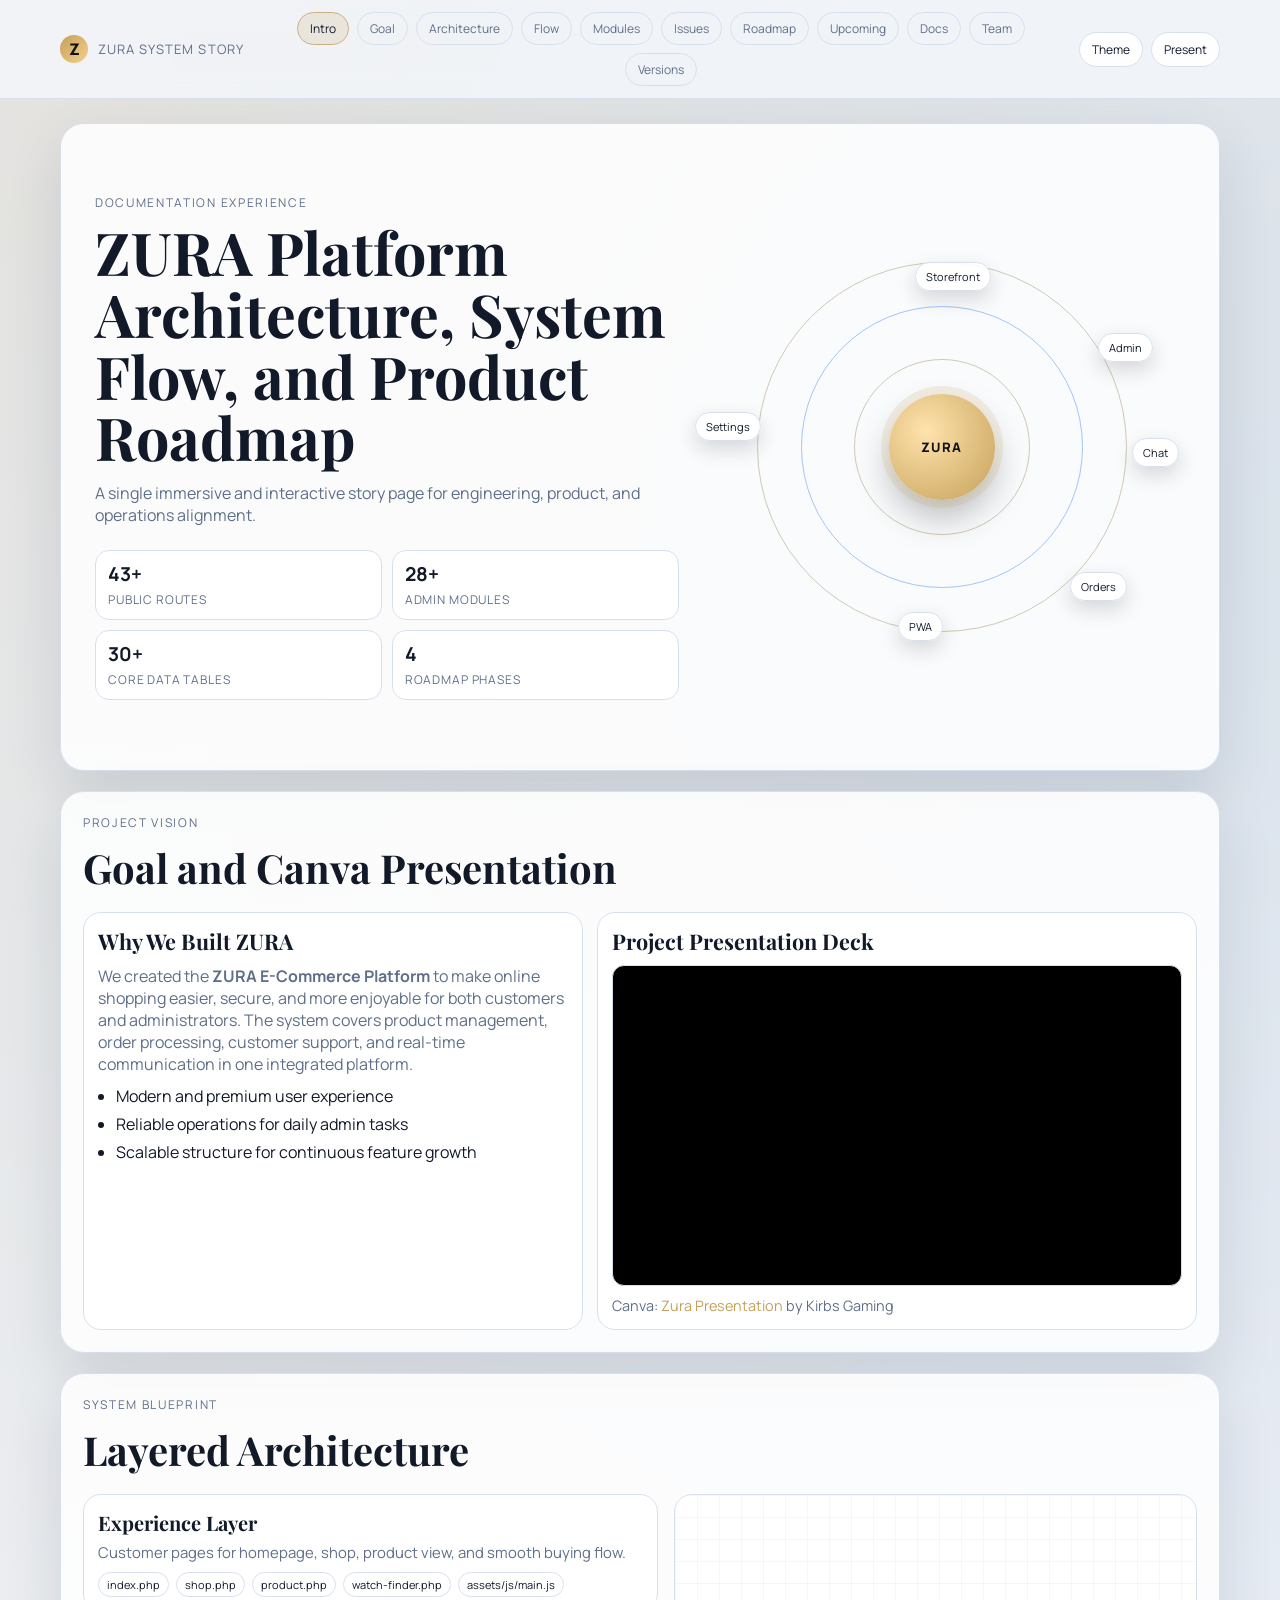
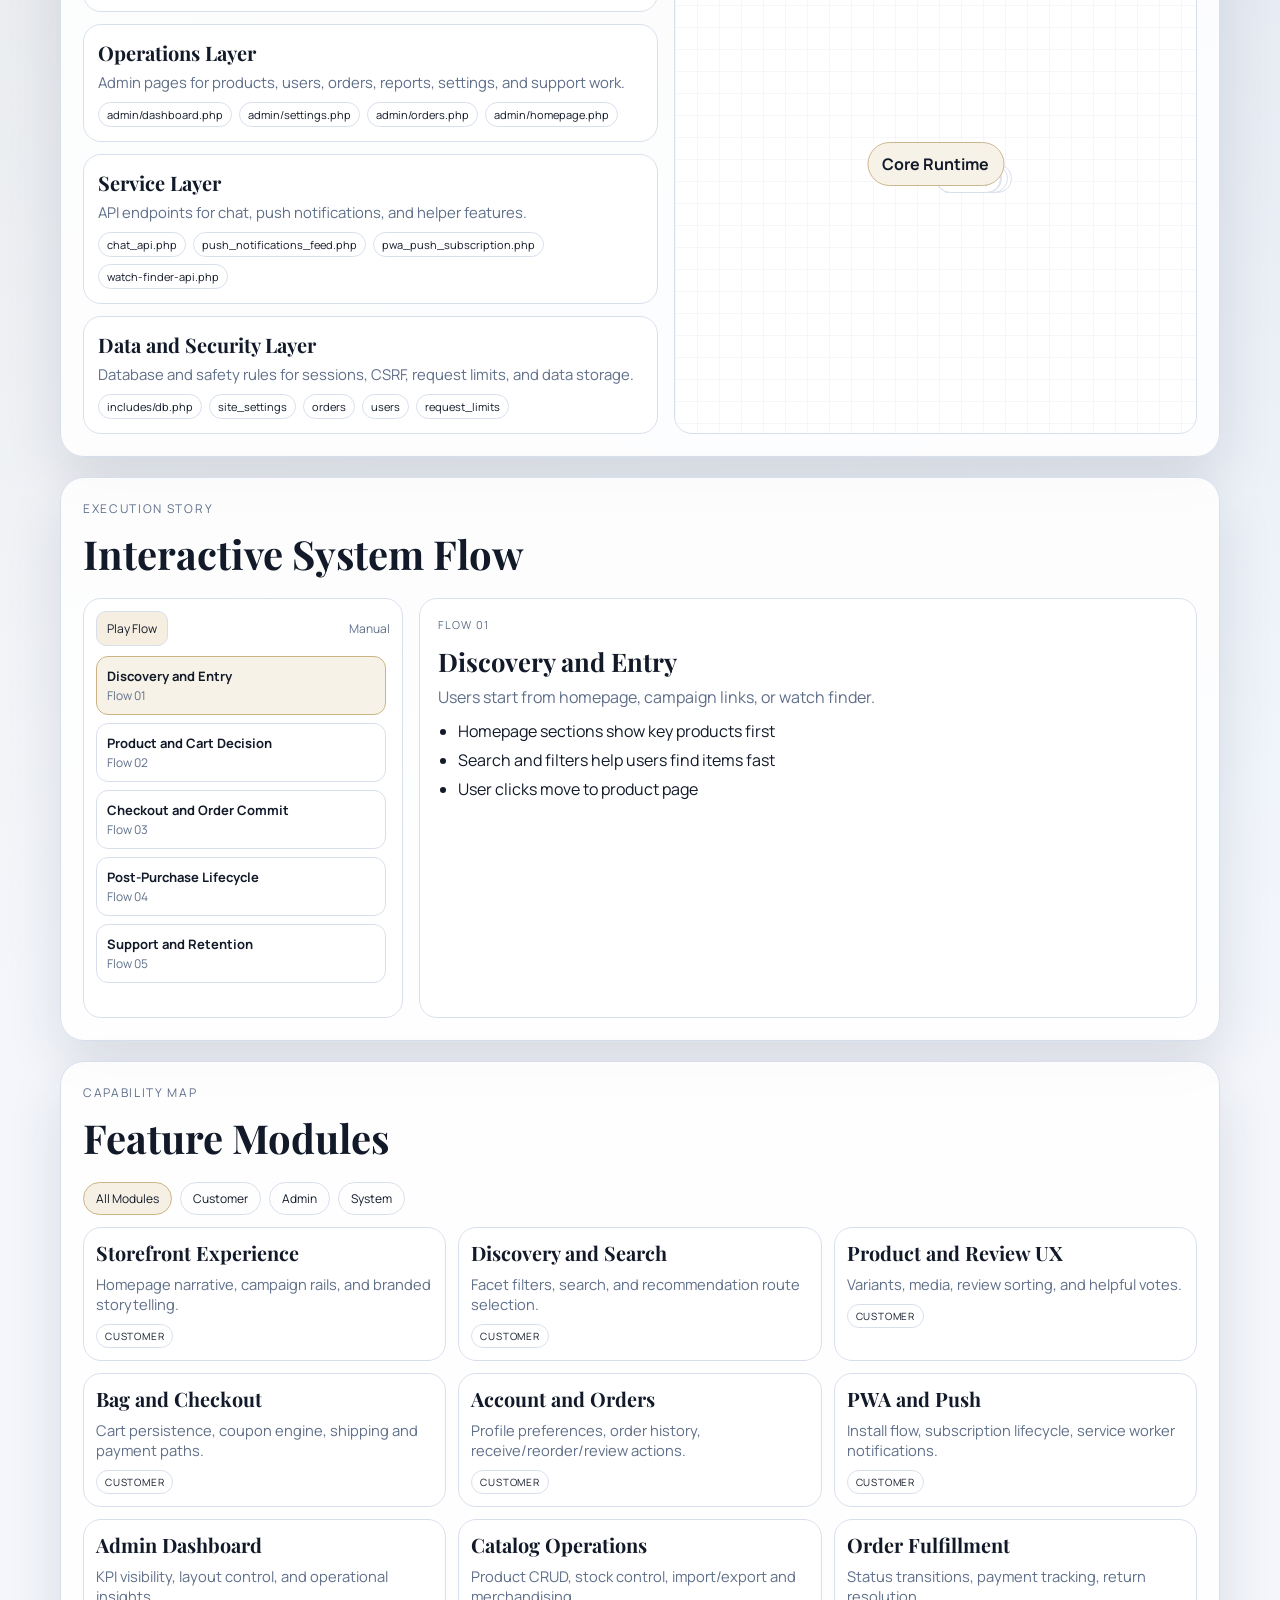
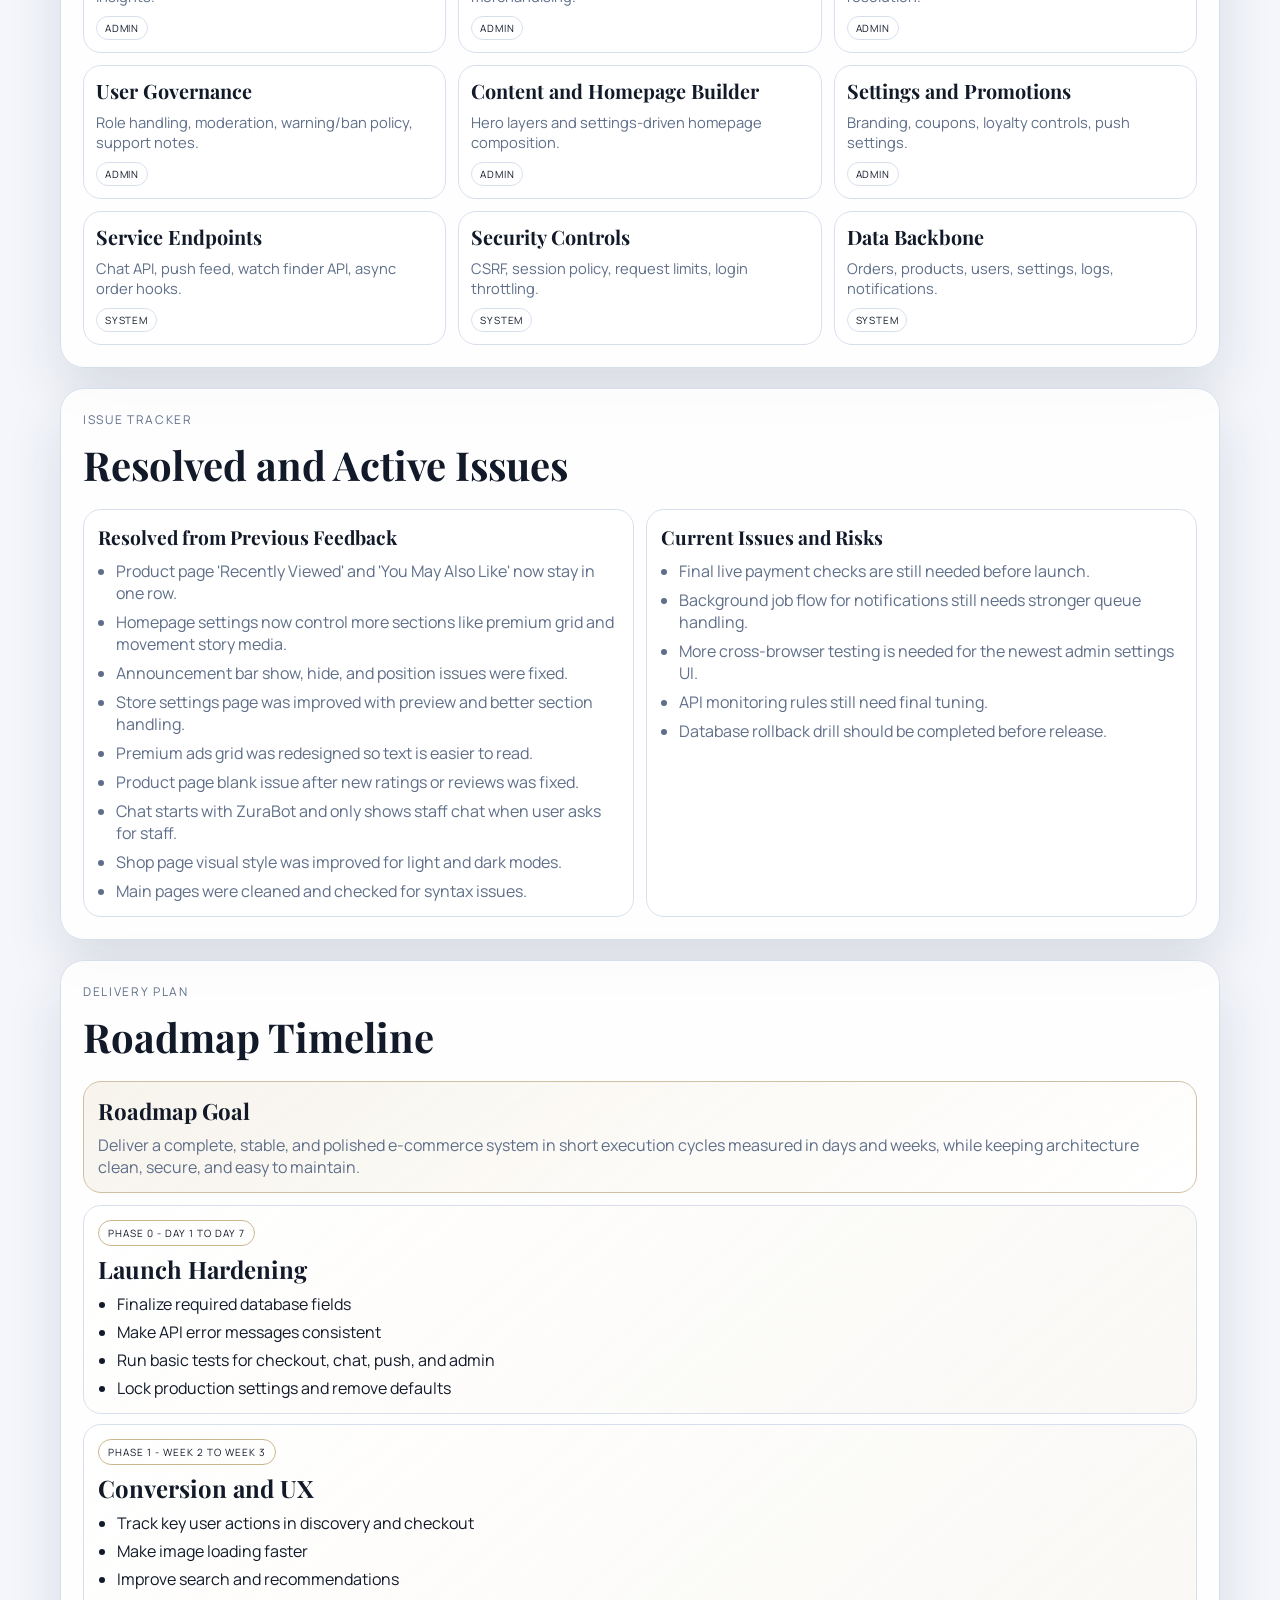
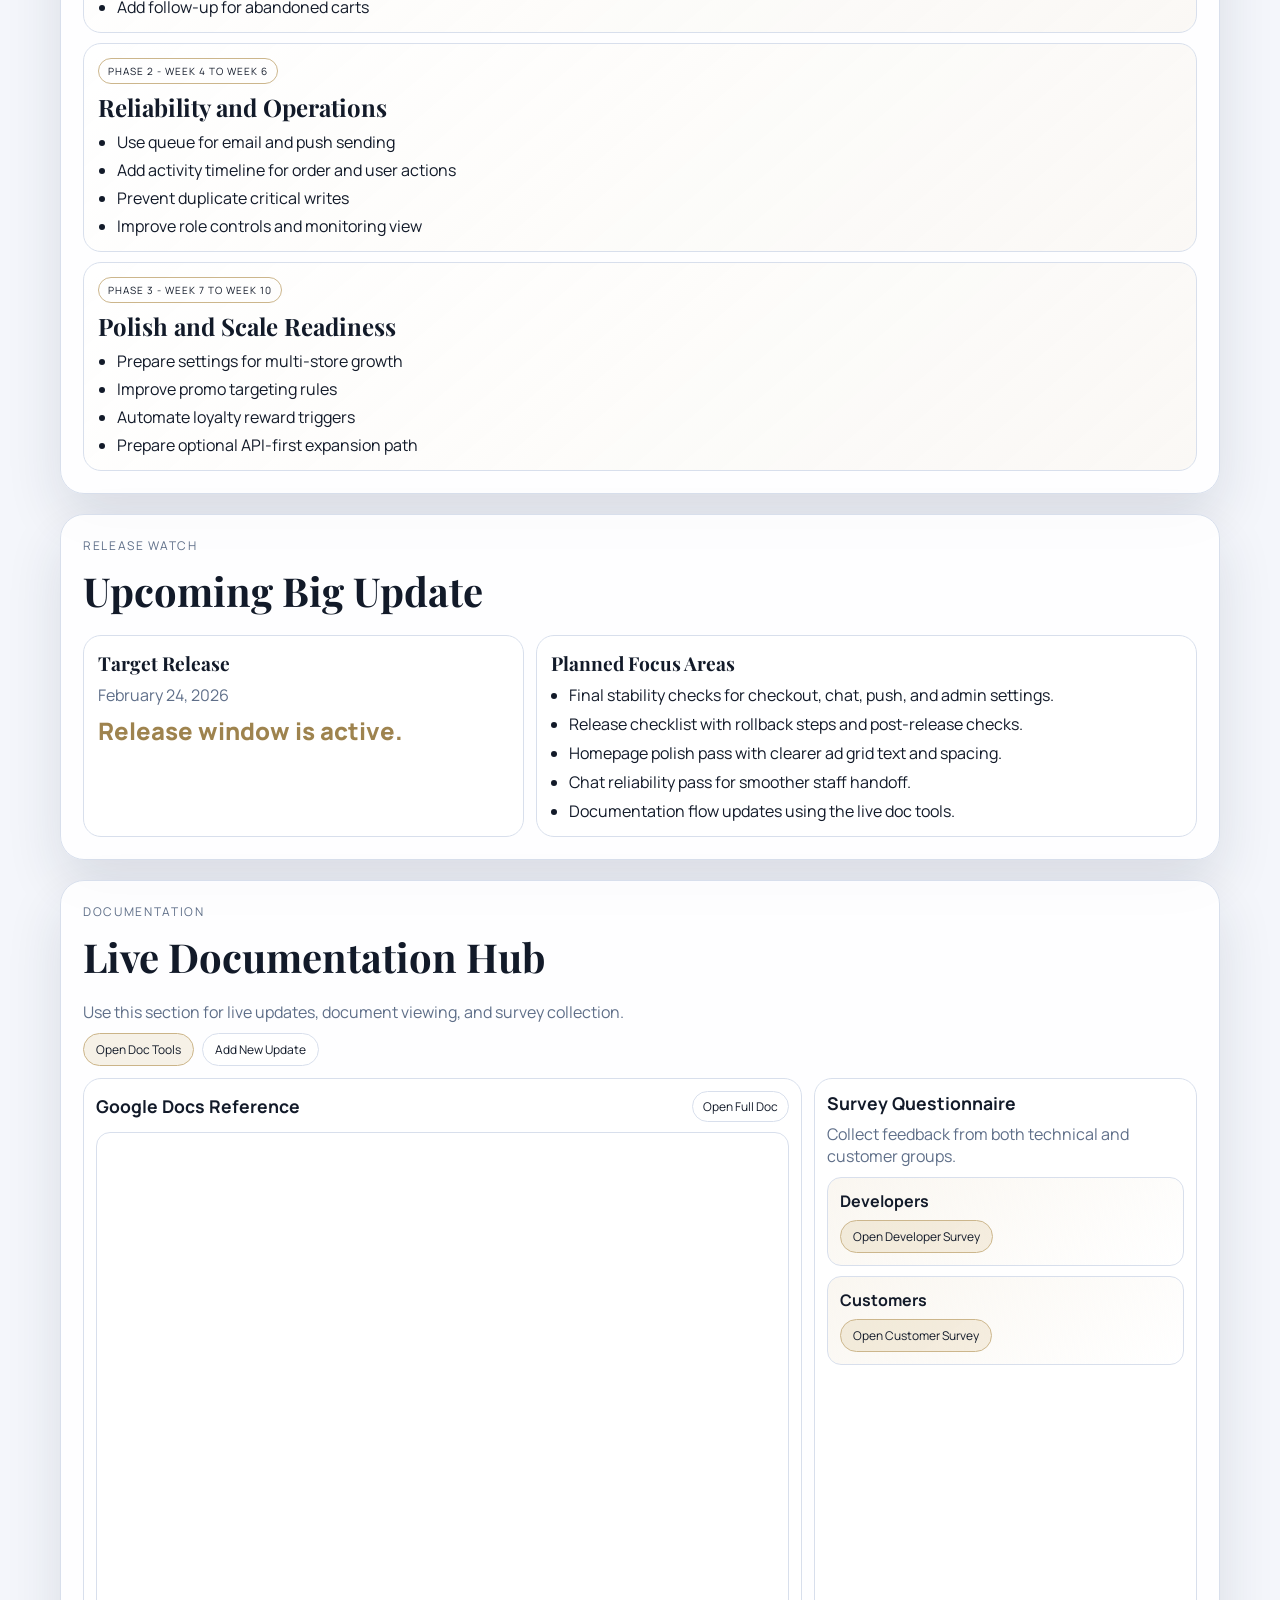
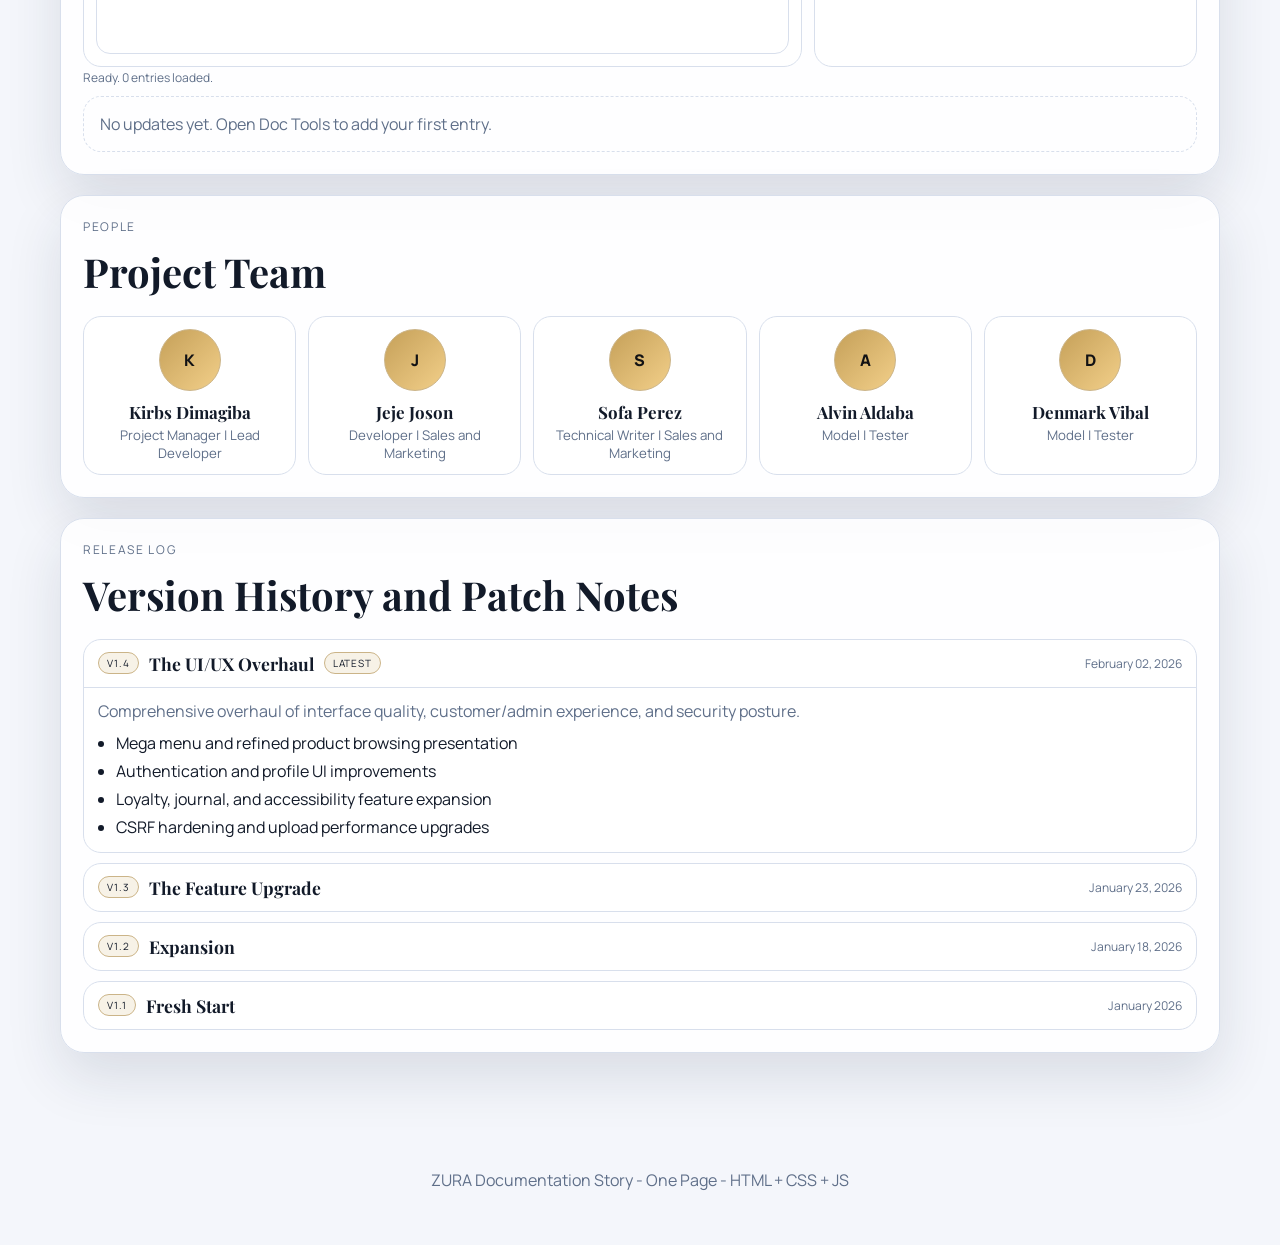
<file: index.html>
<!doctype html>
<html lang="en">
<head>
    <meta charset="utf-8">
    <meta name="viewport" content="width=device-width, initial-scale=1">
    <title>ZURA Architecture and Flow Story</title>
    <link rel="preconnect" href="https://fonts.googleapis.com">
    <link rel="preconnect" href="https://fonts.gstatic.com" crossorigin>
    <link href="https://fonts.googleapis.com/css2?family=Manrope:wght@400;500;600;700;800&family=Playfair+Display:wght@600;700&display=swap" rel="stylesheet">
    <link rel="stylesheet" href="styles.css">
</head>
<body>
    <div class="scroll-progress" id="scrollProgress"></div>
    <div class="bg-noise"></div>

    <header class="top-nav">
        <div class="nav-wrap">
            <div class="brand">
                <span class="brand-mark">Z</span>
                <span class="brand-text">ZURA System Story</span>
            </div>
            <nav class="nav-links" id="navLinks">
                <a href="#hero">Intro</a>
                <a href="#vision">Goal</a>
                <a href="#architecture">Architecture</a>
                <a href="#flows">Flow</a>
                <a href="#modules">Modules</a>
                <a href="#issues">Issues</a>
                <a href="#roadmap">Roadmap</a>
                <a href="#upcoming">Upcoming</a>
                <a href="#docs-board">Docs</a>
                <a href="#team">Team</a>
                <a href="#history">Versions</a>
            </nav>
            <div class="nav-actions">
                <button class="theme-btn" id="themeBtn" type="button">Theme</button>
                <button class="theme-btn" id="presentBtn" type="button">Present</button>
            </div>
        </div>
    </header>

    <main>
        <section id="hero" class="hero section-reveal">
            <div class="hero-content">
                <p class="kicker">Documentation Experience</p>
                <h1>ZURA Platform Architecture, System Flow, and Product Roadmap</h1>
                <p class="lead">A single immersive and interactive story page for engineering, product, and operations alignment.</p>
                <div class="hero-stats">
                    <div><strong>43+</strong><span>Public Routes</span></div>
                    <div><strong>28+</strong><span>Admin Modules</span></div>
                    <div><strong>30+</strong><span>Core Data Tables</span></div>
                    <div><strong>4</strong><span>Roadmap Phases</span></div>
                </div>
            </div>
            <div class="hero-visual">
                <div class="orbital-scene tilt" data-tilt>
                    <div class="orb core">ZURA</div>
                    <div class="ring ring-a"></div>
                    <div class="ring ring-b"></div>
                    <div class="ring ring-c"></div>
                    <div class="floating-node n1">Storefront</div>
                    <div class="floating-node n2">Admin</div>
                    <div class="floating-node n3">Chat</div>
                    <div class="floating-node n4">Orders</div>
                    <div class="floating-node n5">PWA</div>
                    <div class="floating-node n6">Settings</div>
                </div>
            </div>
        </section>

        <section id="vision" class="section-reveal">
            <div class="section-head">
                <p class="kicker">Project Vision</p>
                <h2>Goal and Canva Presentation</h2>
            </div>
            <div class="vision-layout">
                <article class="vision-goal tilt" data-tilt>
                    <h3>Why We Built ZURA</h3>
                    <p>We created the <strong>ZURA E-Commerce Platform</strong> to make online shopping easier, secure, and more enjoyable for both customers and administrators. The system covers product management, order processing, customer support, and real-time communication in one integrated platform.</p>
                    <ul>
                        <li>Modern and premium user experience</li>
                        <li>Reliable operations for daily admin tasks</li>
                        <li>Scalable structure for continuous feature growth</li>
                    </ul>
                </article>
                <article class="vision-canva">
                    <h3>Project Presentation Deck</h3>
                    <div class="canva-frame-wrap">
                        <iframe loading="lazy" src="https://www.canva.com/design/DAG_7kISlyo/moXP2kf301zxtEMZKBeuKg/view?embed" allowfullscreen="allowfullscreen" allow="fullscreen"></iframe>
                    </div>
                    <p class="canva-link">Canva: <a href="https://www.canva.com/design/DAG_7kISlyo/moXP2kf301zxtEMZKBeuKg/view?utm_content=DAG_7kISlyo&utm_campaign=designshare&utm_medium=embeds&utm_source=link" target="_blank" rel="noopener">Zura Presentation</a> by Kirbs Gaming</p>
                </article>
            </div>
        </section>

        <section id="architecture" class="section-reveal">
            <div class="section-head">
                <p class="kicker">System Blueprint</p>
                <h2>Layered Architecture</h2>
            </div>
            <div class="architecture-layout">
                <div class="architecture-stack" id="architectureStack"></div>
                <div class="architecture-orbit tilt" data-tilt>
                    <div class="orbit-grid"></div>
                    <div class="orbit-center">Core Runtime</div>
                    <div class="orbit-nodes" id="orbitNodes"></div>
                </div>
            </div>
        </section>

        <section id="flows" class="section-reveal">
            <div class="section-head">
                <p class="kicker">Execution Story</p>
                <h2>Interactive System Flow</h2>
            </div>
            <div class="flow-layout">
                <div class="flow-sidebar">
                    <div class="flow-controls">
                        <button id="flowPlayBtn" type="button">Play Flow</button>
                        <span id="flowStatus">Manual</span>
                    </div>
                    <div class="flow-steps" id="flowSteps"></div>
                </div>
                <article class="flow-detail tilt" data-tilt>
                    <p class="flow-detail-kicker" id="flowDetailKicker"></p>
                    <h3 id="flowDetailTitle"></h3>
                    <p id="flowDetailText"></p>
                    <ul id="flowDetailList"></ul>
                </article>
            </div>
        </section>

        <section id="modules" class="section-reveal">
            <div class="section-head">
                <p class="kicker">Capability Map</p>
                <h2>Feature Modules</h2>
            </div>
            <div class="module-filters" id="moduleFilters"></div>
            <div class="module-grid" id="moduleGrid"></div>
        </section>

        <section id="issues" class="section-reveal">
            <div class="section-head">
                <p class="kicker">Issue Tracker</p>
                <h2>Resolved and Active Issues</h2>
            </div>
            <div class="issues-layout">
                <article class="issue-column">
                    <h3>Resolved from Previous Feedback</h3>
                    <ul id="resolvedIssuesList"></ul>
                </article>
                <article class="issue-column">
                    <h3>Current Issues and Risks</h3>
                    <ul id="openIssuesList"></ul>
                </article>
            </div>
        </section>

        <section id="roadmap" class="section-reveal">
            <div class="section-head">
                <p class="kicker">Delivery Plan</p>
                <h2>Roadmap Timeline</h2>
            </div>
            <article class="goal-card tilt" data-tilt>
                <h3>Roadmap Goal</h3>
                <p>Deliver a complete, stable, and polished e-commerce system in short execution cycles measured in days and weeks, while keeping architecture clean, secure, and easy to maintain.</p>
            </article>
            <div class="roadmap-line" id="roadmapLine"></div>
        </section>

        <section id="upcoming" class="section-reveal">
            <div class="section-head">
                <p class="kicker">Release Watch</p>
                <h2>Upcoming Big Update</h2>
            </div>
            <div class="upcoming-layout">
                <article class="countdown-card tilt" data-tilt>
                    <h3>Target Release</h3>
                    <p class="release-date">February 24, 2026</p>
                    <p class="countdown-value" id="releaseCountdown"></p>
                </article>
                <article class="upcoming-card">
                    <h3>Planned Focus Areas</h3>
                    <ul id="upcomingFeatureList"></ul>
                </article>
            </div>
        </section>

        <section id="docs-board" class="section-reveal">
            <div class="section-head">
                <p class="kicker">Documentation</p>
                <h2>Live Documentation Hub</h2>
            </div>
            <p class="docs-intro">Use this section for live updates, document viewing, and survey collection.</p>
            <div class="docs-tools">
                <button type="button" id="openWriterToolsBtn">Open Doc Tools</button>
                <button type="button" id="addDocQuickBtn">Add New Update</button>
            </div>
            <div class="docs-resource-grid">
                <article class="docs-embed-card">
                    <div class="docs-card-head">
                        <h3>Google Docs Reference</h3>
                        <a class="docs-link-btn" href="https://docs.google.com/document/d/e/2PACX-1vT_PCIzxMEuj3MRy8B25bM8MqKbHYIpAPmMGyMYMd-XkXPzfvE1Tam-x19C9h9ZoO32dat1m-WJlCdr/pub" target="_blank" rel="noopener">Open Full Doc</a>
                    </div>
                    <div class="docs-iframe-wrap">
                        <iframe src="https://docs.google.com/document/d/e/2PACX-1vT_PCIzxMEuj3MRy8B25bM8MqKbHYIpAPmMGyMYMd-XkXPzfvE1Tam-x19C9h9ZoO32dat1m-WJlCdr/pub?embedded=true" loading="lazy" title="Zura Documentation Google Docs"></iframe>
                    </div>
                </article>
                <article class="survey-card-wrap">
                    <h3>Survey Questionnaire</h3>
                    <p>Collect feedback from both technical and customer groups.</p>
                    <div class="survey-stack">
                        <article class="survey-card">
                            <p class="survey-role">Developers</p>
                            <a class="survey-btn" href="https://forms.gle/gjHaJEUjAZQCUnkT8" target="_blank" rel="noopener">Open Developer Survey</a>
                        </article>
                        <article class="survey-card">
                            <p class="survey-role">Customers</p>
                            <a class="survey-btn" href="https://forms.gle/ynMbnCkyVFbMPyaWA" target="_blank" rel="noopener">Open Customer Survey</a>
                        </article>
                    </div>
                </article>
            </div>
            <p class="writer-meta" id="writerMeta"></p>
            <div class="writer-feed" id="writerFeed"></div>
        </section>

        <dialog class="writer-modal" id="writerModal">
            <div class="writer-modal-head">
                <h3>Documentation Tools</h3>
                <button type="button" id="writerModalClose" aria-label="Close">Close</button>
            </div>
            <div class="writer-modal-body">
                <form class="writer-form" id="writerForm">
                    <input type="hidden" id="writerEditingId" value="">
                    <label for="writerTitle">Title</label>
                    <input id="writerTitle" type="text" maxlength="120" placeholder="Type title" required>
                    <label for="writerText">Content</label>
                    <textarea id="writerText" rows="6" placeholder="Type your update"></textarea>
                    <label for="writerImage">Image</label>
                    <input id="writerImage" type="file" accept="image/*">
                    <label class="check-line" for="writerRemoveImage">
                        <input id="writerRemoveImage" type="checkbox">
                        <span>Remove old image when saving</span>
                    </label>
                    <div class="writer-actions">
                        <button type="submit" id="writerSaveBtn">Add Entry</button>
                        <button type="button" id="writerCancelBtn">Reset Form</button>
                    </div>
                    <p class="writer-meta" id="writerToolMeta"></p>
                </form>
                <div class="writer-manage">
                    <h4>Manage Entries</h4>
                    <div class="writer-manage-list" id="writerManageList"></div>
                </div>
            </div>
        </dialog>

        <section id="team" class="section-reveal">
            <div class="section-head">
                <p class="kicker">People</p>
                <h2>Project Team</h2>
            </div>
            <div class="team-grid" id="teamGrid"></div>
        </section>

        <section id="history" class="section-reveal">
            <div class="section-head">
                <p class="kicker">Release Log</p>
                <h2>Version History and Patch Notes</h2>
            </div>
            <div class="version-timeline" id="versionTimeline"></div>
        </section>
    </main>

    <footer class="footer">
        <p>ZURA Documentation Story - One Page - HTML + CSS + JS</p>
    </footer>

    <script src="app.js"></script>
</body>
</html>
</file>
<file: styles.css>
:root {
    --bg: #f4f6fb;
    --surface: rgba(255, 255, 255, 0.86);
    --surface-strong: #ffffff;
    --text: #121a29;
    --muted: #5f6f89;
    --line: #d8dfec;
    --accent: #c5a059;
    --accent-2: #60a5fa;
    --shadow: 0 24px 56px rgba(26, 39, 66, 0.12);
    --radius-xl: 24px;
    --radius-lg: 18px;
    --radius-md: 14px;
}

body[data-theme="dark"] {
    --bg: #090f1d;
    --surface: rgba(18, 27, 47, 0.86);
    --surface-strong: #101a30;
    --text: #edf2ff;
    --muted: #9eaed0;
    --line: #2b3857;
    --accent: #d6af62;
    --accent-2: #7bb4ff;
    --shadow: 0 24px 56px rgba(0, 0, 0, 0.35);
}

* {
    box-sizing: border-box;
}

html, body {
    margin: 0;
    min-height: 100%;
    background:
        radial-gradient(circle at 12% 0%, rgba(197,160,89,0.18), transparent 34%),
        radial-gradient(circle at 90% 7%, rgba(96,165,250,0.16), transparent 30%),
        var(--bg);
    color: var(--text);
    font-family: "Manrope", sans-serif;
    scroll-behavior: smooth;
}

.bg-noise {
    position: fixed;
    inset: 0;
    background-image: radial-gradient(rgba(255,255,255,0.04) 0.8px, transparent 0.8px);
    background-size: 3px 3px;
    opacity: 0.35;
    pointer-events: none;
    z-index: 0;
}

.scroll-progress {
    position: fixed;
    top: 0;
    left: 0;
    height: 3px;
    width: 0%;
    background: linear-gradient(90deg, var(--accent), #f5d28b);
    z-index: 100;
}

.top-nav {
    position: sticky;
    top: 0;
    z-index: 80;
    backdrop-filter: blur(12px);
    border-bottom: 1px solid var(--line);
    background: color-mix(in srgb, var(--bg) 84%, transparent);
}

.nav-wrap {
    max-width: 1200px;
    margin: 0 auto;
    padding: 12px 20px;
    display: grid;
    grid-template-columns: auto 1fr auto;
    gap: 14px;
    align-items: center;
}

.brand {
    display: inline-flex;
    align-items: center;
    gap: 10px;
}

.brand-mark {
    width: 28px;
    height: 28px;
    border-radius: 50%;
    display: inline-flex;
    align-items: center;
    justify-content: center;
    background: linear-gradient(135deg, var(--accent), #f4d08d);
    color: #121214;
    font-weight: 800;
}

.brand-text {
    font-size: 13px;
    letter-spacing: 0.08em;
    text-transform: uppercase;
    color: var(--muted);
}

.nav-links {
    display: flex;
    flex-wrap: wrap;
    gap: 8px;
    justify-content: center;
}

.nav-links a {
    text-decoration: none;
    color: var(--muted);
    border: 1px solid var(--line);
    border-radius: 999px;
    padding: 7px 12px;
    font-size: 12px;
    transition: 0.25s ease;
}

.nav-links a.active,
.nav-links a:hover {
    color: var(--text);
    border-color: color-mix(in srgb, var(--accent) 75%, var(--line));
    background: color-mix(in srgb, var(--accent) 16%, transparent);
}

.theme-btn {
    border: 1px solid var(--line);
    border-radius: 999px;
    background: var(--surface);
    color: var(--text);
    padding: 8px 12px;
    font: inherit;
    font-size: 12px;
    cursor: pointer;
}

.nav-actions {
    display: inline-flex;
    gap: 8px;
    align-items: center;
}

main {
    position: relative;
    z-index: 2;
    max-width: 1200px;
    margin: 0 auto;
    padding: 24px 20px 80px;
}

.hero {
    min-height: 72vh;
    display: grid;
    grid-template-columns: minmax(0, 1.2fr) minmax(0, 1fr);
    align-items: center;
    gap: 20px;
    border: 1px solid var(--line);
    background: var(--surface);
    border-radius: var(--radius-xl);
    box-shadow: var(--shadow);
    padding: 34px;
}

.kicker {
    margin: 0 0 10px;
    font-size: 12px;
    letter-spacing: 0.14em;
    text-transform: uppercase;
    color: var(--muted);
}

h1, h2, h3 {
    margin: 0;
    font-family: "Playfair Display", serif;
}

h1 {
    font-size: clamp(2.1rem, 5.2vw, 3.7rem);
    line-height: 1.04;
}

.lead {
    margin: 14px 0 0;
    color: var(--muted);
    font-size: 1rem;
    max-width: 600px;
}

.hero-stats {
    margin-top: 24px;
    display: grid;
    grid-template-columns: repeat(2, minmax(0, 1fr));
    gap: 10px;
}

.hero-stats div {
    border: 1px solid var(--line);
    border-radius: var(--radius-md);
    padding: 10px 12px;
    background: color-mix(in srgb, var(--surface-strong) 88%, transparent);
}

.hero-stats strong {
    display: block;
    font-size: 1.2rem;
}

.hero-stats span {
    font-size: 12px;
    color: var(--muted);
    text-transform: uppercase;
    letter-spacing: 0.07em;
}

.hero-visual {
    display: grid;
    place-items: center;
    perspective: 1200px;
}

.orbital-scene {
    width: min(100%, 440px);
    aspect-ratio: 1 / 1;
    position: relative;
    transform-style: preserve-3d;
    border-radius: 50%;
}

.orb {
    position: absolute;
    inset: 38%;
    border-radius: 50%;
    background: radial-gradient(circle at 35% 35%, #ffe3ac, var(--accent));
    color: #101216;
    display: grid;
    place-items: center;
    font-weight: 800;
    font-size: 13px;
    letter-spacing: 0.1em;
    text-transform: uppercase;
    box-shadow: 0 0 0 8px rgba(197,160,89,0.15), 0 18px 35px rgba(0,0,0,0.25);
    z-index: 3;
}

.ring {
    position: absolute;
    inset: 8%;
    border-radius: 50%;
    border: 1px solid color-mix(in srgb, var(--accent) 38%, var(--line));
    transform-style: preserve-3d;
}

.ring-a {
    animation: spinA 18s linear infinite;
}

.ring-b {
    inset: 18%;
    animation: spinB 13s linear infinite;
    border-color: color-mix(in srgb, var(--accent-2) 45%, var(--line));
}

.ring-c {
    inset: 30%;
    animation: spinC 11s linear infinite;
}

@keyframes spinA {
    from { transform: rotateX(66deg) rotateY(0deg); }
    to { transform: rotateX(66deg) rotateY(360deg); }
}
@keyframes spinB {
    from { transform: rotateY(74deg) rotateX(0deg); }
    to { transform: rotateY(74deg) rotateX(360deg); }
}
@keyframes spinC {
    from { transform: rotateZ(0deg); }
    to { transform: rotateZ(360deg); }
}

.floating-node {
    position: absolute;
    padding: 6px 10px;
    border-radius: 999px;
    border: 1px solid var(--line);
    background: color-mix(in srgb, var(--surface-strong) 88%, transparent);
    font-size: 11px;
    color: var(--text);
    white-space: nowrap;
    box-shadow: 0 8px 20px rgba(18,24,42,0.16);
}

.n1 { top: 8%; left: 44%; }
.n2 { top: 24%; right: 2%; }
.n3 { top: 48%; right: -4%; }
.n4 { bottom: 15%; right: 8%; }
.n5 { bottom: 6%; left: 40%; }
.n6 { top: 42%; left: -6%; }

section:not(.hero) {
    margin-top: 20px;
    border: 1px solid var(--line);
    background: var(--surface);
    border-radius: var(--radius-xl);
    box-shadow: var(--shadow);
    padding: 22px;
}

.section-head {
    margin-bottom: 18px;
}

.section-head h2 {
    font-size: clamp(1.7rem, 3.4vw, 2.5rem);
}

.architecture-layout {
    display: grid;
    grid-template-columns: minmax(0, 1.1fr) minmax(0, 1fr);
    gap: 16px;
}

.vision-layout {
    display: grid;
    grid-template-columns: minmax(0, 1fr) minmax(0, 1.2fr);
    gap: 14px;
}

.vision-goal,
.vision-canva {
    border: 1px solid var(--line);
    border-radius: var(--radius-lg);
    padding: 14px;
    background: color-mix(in srgb, var(--surface-strong) 88%, transparent);
}

.vision-goal h3,
.vision-canva h3 {
    font-size: 1.35rem;
    margin-bottom: 10px;
}

.vision-goal p {
    margin: 0 0 10px;
    color: var(--muted);
}

.vision-goal ul {
    margin: 0;
    padding-left: 18px;
    display: grid;
    gap: 6px;
}

.canva-frame-wrap {
    border: 1px solid var(--line);
    border-radius: 12px;
    overflow: hidden;
    aspect-ratio: 16 / 9;
    background: #000;
}

.canva-frame-wrap iframe {
    width: 100%;
    height: 100%;
    border: 0;
}

.canva-link {
    margin: 10px 0 0;
    font-size: 0.9rem;
    color: var(--muted);
}

.canva-link a {
    color: var(--accent);
    text-decoration: none;
    border-bottom: 1px solid transparent;
}

.canva-link a:hover {
    border-color: color-mix(in srgb, var(--accent) 78%, transparent);
}

.architecture-stack {
    display: grid;
    gap: 12px;
}

.layer-card {
    border: 1px solid var(--line);
    border-radius: var(--radius-lg);
    padding: 14px;
    background: color-mix(in srgb, var(--surface-strong) 88%, transparent);
    transform-style: preserve-3d;
    transition: transform 0.28s ease, border-color 0.28s ease;
}

.layer-card:hover {
    transform: translateY(-2px) translateZ(14px);
    border-color: color-mix(in srgb, var(--accent) 65%, var(--line));
}

.layer-card h3 {
    font-size: 1.25rem;
    margin-bottom: 6px;
}

.layer-card p {
    margin: 0;
    color: var(--muted);
    font-size: 0.93rem;
}

.layer-tags {
    margin-top: 10px;
    display: flex;
    flex-wrap: wrap;
    gap: 7px;
}

.layer-tags span {
    border: 1px solid var(--line);
    border-radius: 999px;
    padding: 4px 8px;
    font-size: 11px;
}

.architecture-orbit {
    min-height: 360px;
    border: 1px solid var(--line);
    border-radius: var(--radius-lg);
    background: color-mix(in srgb, var(--surface-strong) 82%, transparent);
    position: relative;
    overflow: hidden;
    transform-style: preserve-3d;
    perspective: 1000px;
}

.orbit-grid {
    position: absolute;
    inset: 0;
    background-image:
        linear-gradient(color-mix(in srgb, var(--line) 56%, transparent) 1px, transparent 1px),
        linear-gradient(90deg, color-mix(in srgb, var(--line) 56%, transparent) 1px, transparent 1px);
    background-size: 22px 22px;
    opacity: 0.45;
}

.orbit-center {
    position: absolute;
    left: 50%;
    top: 50%;
    transform: translate(-50%, -50%);
    z-index: 2;
    border: 1px solid color-mix(in srgb, var(--accent) 65%, var(--line));
    background: color-mix(in srgb, var(--accent) 14%, var(--surface-strong));
    border-radius: 999px;
    padding: 10px 14px;
    font-weight: 700;
}

.orbit-nodes {
    position: absolute;
    inset: 0;
}

.orbit-node {
    position: absolute;
    left: 50%;
    top: 50%;
    transform-style: preserve-3d;
    animation: orbitSpin 22s linear infinite;
}

.orbit-node > span {
    display: inline-flex;
    border: 1px solid var(--line);
    border-radius: 999px;
    background: color-mix(in srgb, var(--surface-strong) 89%, transparent);
    padding: 6px 10px;
    font-size: 11px;
    white-space: nowrap;
}

@keyframes orbitSpin {
    from { transform: rotate(0deg) translateX(128px) rotate(0deg); }
    to { transform: rotate(360deg) translateX(128px) rotate(-360deg); }
}

.flow-layout {
    display: grid;
    grid-template-columns: 320px minmax(0, 1fr);
    gap: 16px;
}

.flow-sidebar {
    border: 1px solid var(--line);
    border-radius: var(--radius-lg);
    padding: 12px;
    background: color-mix(in srgb, var(--surface-strong) 85%, transparent);
}

.flow-controls {
    display: flex;
    align-items: center;
    justify-content: space-between;
    gap: 10px;
    margin-bottom: 10px;
}

.flow-controls button {
    border: 1px solid var(--line);
    background: color-mix(in srgb, var(--accent) 18%, var(--surface-strong));
    color: var(--text);
    border-radius: 10px;
    padding: 8px 10px;
    font: inherit;
    font-size: 12px;
    cursor: pointer;
}

.flow-controls span {
    font-size: 12px;
    color: var(--muted);
}

.flow-steps {
    display: grid;
    gap: 8px;
    max-height: 420px;
    overflow: auto;
    padding-right: 4px;
}

.flow-step-btn {
    text-align: left;
    border: 1px solid var(--line);
    background: transparent;
    color: var(--text);
    border-radius: 12px;
    padding: 10px;
    cursor: pointer;
    font: inherit;
}

.flow-step-btn.active {
    border-color: color-mix(in srgb, var(--accent) 70%, var(--line));
    background: color-mix(in srgb, var(--accent) 14%, transparent);
}

.flow-step-btn strong {
    display: block;
    font-size: 13px;
}

.flow-step-btn span {
    display: block;
    margin-top: 2px;
    font-size: 12px;
    color: var(--muted);
}

.flow-detail {
    border: 1px solid var(--line);
    border-radius: var(--radius-lg);
    padding: 18px;
    background: color-mix(in srgb, var(--surface-strong) 86%, transparent);
    min-height: 420px;
}

.flow-detail-kicker {
    margin: 0;
    text-transform: uppercase;
    letter-spacing: 0.1em;
    font-size: 11px;
    color: var(--muted);
}

.flow-detail h3 {
    margin: 10px 0 8px;
    font-size: 1.6rem;
}

.flow-detail p {
    margin: 0 0 12px;
    color: var(--muted);
}

.flow-detail ul {
    margin: 0;
    padding-left: 20px;
    display: grid;
    gap: 7px;
}

.module-filters {
    display: flex;
    flex-wrap: wrap;
    gap: 8px;
    margin-bottom: 12px;
}

.module-filters button {
    border: 1px solid var(--line);
    background: transparent;
    color: var(--text);
    border-radius: 999px;
    padding: 7px 12px;
    font: inherit;
    font-size: 12px;
    cursor: pointer;
}

.module-filters button.active {
    border-color: color-mix(in srgb, var(--accent) 70%, var(--line));
    background: color-mix(in srgb, var(--accent) 16%, transparent);
}

.module-grid {
    display: grid;
    grid-template-columns: repeat(3, minmax(0, 1fr));
    gap: 12px;
}

.module-card {
    border: 1px solid var(--line);
    border-radius: var(--radius-lg);
    padding: 12px;
    background: color-mix(in srgb, var(--surface-strong) 88%, transparent);
}

.module-card h3 {
    font-size: 1.24rem;
    margin-bottom: 8px;
}

.module-card p {
    margin: 0;
    color: var(--muted);
    font-size: 0.92rem;
}

.module-meta {
    margin-top: 10px;
    display: inline-flex;
    border: 1px solid var(--line);
    border-radius: 999px;
    font-size: 10px;
    text-transform: uppercase;
    letter-spacing: 0.08em;
    padding: 4px 8px;
}

.issues-layout {
    display: grid;
    grid-template-columns: repeat(2, minmax(0, 1fr));
    gap: 12px;
}

.issue-column {
    border: 1px solid var(--line);
    border-radius: var(--radius-lg);
    padding: 14px;
    background: color-mix(in srgb, var(--surface-strong) 88%, transparent);
}

.issue-column h3 {
    font-size: 1.2rem;
    margin-bottom: 10px;
}

.issue-column ul {
    margin: 0;
    padding-left: 18px;
    display: grid;
    gap: 7px;
}

.issue-column li {
    color: var(--muted);
}

.roadmap-line {
    display: grid;
    gap: 10px;
}

.goal-card {
    border: 1px solid color-mix(in srgb, var(--accent) 50%, var(--line));
    border-radius: var(--radius-lg);
    padding: 14px;
    margin-bottom: 12px;
    background: linear-gradient(145deg, color-mix(in srgb, var(--accent) 11%, transparent), color-mix(in srgb, var(--surface-strong) 92%, transparent));
}

.goal-card h3 {
    font-size: 1.4rem;
    margin-bottom: 8px;
}

.goal-card p {
    margin: 0;
    color: var(--muted);
}

.phase-card {
    border: 1px solid var(--line);
    border-radius: var(--radius-lg);
    padding: 14px;
    background: linear-gradient(140deg, color-mix(in srgb, var(--surface-strong) 88%, transparent), color-mix(in srgb, var(--accent) 6%, transparent));
}

.phase-chip {
    display: inline-flex;
    border: 1px solid color-mix(in srgb, var(--accent) 65%, var(--line));
    border-radius: 999px;
    padding: 5px 9px;
    font-size: 10px;
    text-transform: uppercase;
    letter-spacing: 0.1em;
    margin-bottom: 7px;
}

.phase-card h3 {
    font-size: 1.5rem;
    margin-bottom: 8px;
}

.phase-card ul {
    margin: 0;
    padding-left: 19px;
    display: grid;
    gap: 6px;
}

.upcoming-layout {
    display: grid;
    grid-template-columns: minmax(0, 0.8fr) minmax(0, 1.2fr);
    gap: 12px;
}

.countdown-card,
.upcoming-card {
    border: 1px solid var(--line);
    border-radius: var(--radius-lg);
    padding: 14px;
    background: color-mix(in srgb, var(--surface-strong) 88%, transparent);
}

.countdown-card h3,
.upcoming-card h3 {
    font-size: 1.2rem;
    margin-bottom: 8px;
}

.release-date {
    margin: 0 0 8px;
    color: var(--muted);
}

.countdown-value {
    margin: 0;
    font-size: 1.5rem;
    font-weight: 800;
    color: color-mix(in srgb, var(--accent) 78%, var(--text));
}

.upcoming-card ul {
    margin: 0;
    padding-left: 18px;
    display: grid;
    gap: 7px;
}

.docs-intro {
    margin: 0;
    color: var(--muted);
}

.docs-tools {
    margin-top: 10px;
    display: flex;
    flex-wrap: wrap;
    gap: 8px;
}

.docs-tools button {
    border: 1px solid var(--line);
    border-radius: 999px;
    background: color-mix(in srgb, var(--surface-strong) 88%, transparent);
    color: var(--text);
    padding: 7px 12px;
    font: inherit;
    font-size: 12px;
    cursor: pointer;
}

.docs-tools button:first-child {
    border-color: color-mix(in srgb, var(--accent) 68%, var(--line));
    background: color-mix(in srgb, var(--accent) 14%, transparent);
}

.docs-resource-grid {
    margin-top: 12px;
    display: grid;
    grid-template-columns: minmax(0, 1.5fr) minmax(0, 0.8fr);
    gap: 12px;
}

.docs-embed-card,
.survey-card-wrap {
    border: 1px solid var(--line);
    border-radius: var(--radius-lg);
    padding: 12px;
    background: color-mix(in srgb, var(--surface-strong) 90%, transparent);
}

.docs-card-head {
    display: flex;
    align-items: center;
    justify-content: space-between;
    gap: 8px;
    margin-bottom: 10px;
}

.docs-embed-card h3,
.survey-card-wrap h3 {
    margin: 0;
    font-size: 1.1rem;
    font-family: "Manrope", sans-serif;
}

.docs-link-btn {
    border: 1px solid var(--line);
    border-radius: 999px;
    padding: 6px 10px;
    text-decoration: none;
    color: var(--text);
    font-size: 12px;
    background: color-mix(in srgb, var(--surface) 85%, transparent);
}

.docs-iframe-wrap {
    border: 1px solid var(--line);
    border-radius: 14px;
    overflow: hidden;
    min-height: 420px;
    background: #fff;
}

.docs-iframe-wrap iframe {
    width: 100%;
    height: 520px;
    border: 0;
    display: block;
}

.survey-card-wrap p {
    margin: 8px 0 10px;
    color: var(--muted);
}

.survey-stack {
    display: grid;
    gap: 10px;
}

.survey-card {
    border: 1px solid var(--line);
    border-radius: 14px;
    padding: 12px;
    background: linear-gradient(145deg, color-mix(in srgb, var(--accent) 9%, transparent), color-mix(in srgb, var(--surface) 90%, transparent));
}

.survey-role {
    margin: 0 0 8px !important;
    font-weight: 700;
    color: var(--text) !important;
}

.survey-btn {
    display: inline-flex;
    text-decoration: none;
    border: 1px solid color-mix(in srgb, var(--accent) 65%, var(--line));
    border-radius: 999px;
    padding: 7px 12px;
    font-size: 12px;
    color: var(--text);
    background: color-mix(in srgb, var(--accent) 16%, transparent);
}

.writer-modal {
    width: min(980px, calc(100vw - 26px));
    max-height: calc(100vh - 30px);
    border: 1px solid var(--line);
    border-radius: 18px;
    padding: 0;
    background: color-mix(in srgb, var(--surface-strong) 95%, transparent);
    color: var(--text);
}

.writer-modal::backdrop {
    background: rgba(7, 12, 22, 0.55);
    backdrop-filter: blur(3px);
}

.writer-modal-head {
    padding: 12px 14px;
    border-bottom: 1px solid var(--line);
    display: flex;
    align-items: center;
    justify-content: space-between;
    gap: 10px;
}

.writer-modal-head h3 {
    font-size: 1.2rem;
}

.writer-modal-head button {
    border: 1px solid var(--line);
    border-radius: 999px;
    background: transparent;
    color: var(--text);
    padding: 6px 12px;
    font: inherit;
    font-size: 12px;
    cursor: pointer;
}

.writer-modal-body {
    padding: 12px;
    display: grid;
    grid-template-columns: 340px minmax(0, 1fr);
    gap: 12px;
    overflow: auto;
}

.writer-form {
    border: 1px solid var(--line);
    border-radius: var(--radius-lg);
    padding: 12px;
    background: color-mix(in srgb, var(--surface-strong) 88%, transparent);
    display: grid;
    gap: 8px;
}

.writer-form label {
    font-size: 12px;
    letter-spacing: 0.04em;
    text-transform: uppercase;
    color: var(--muted);
}

.writer-form input[type="text"],
.writer-form textarea,
.writer-form input[type="file"] {
    width: 100%;
    border: 1px solid var(--line);
    border-radius: 10px;
    background: color-mix(in srgb, var(--surface-strong) 88%, transparent);
    color: var(--text);
    padding: 9px 10px;
    font: inherit;
    font-size: 13px;
}

.writer-form textarea {
    resize: vertical;
    min-height: 120px;
}

.check-line {
    display: inline-flex;
    align-items: center;
    gap: 8px;
    font-size: 12px;
    color: var(--muted);
}

.writer-actions {
    display: flex;
    gap: 8px;
}

.writer-actions button {
    border: 1px solid var(--line);
    border-radius: 10px;
    background: color-mix(in srgb, var(--surface-strong) 88%, transparent);
    color: var(--text);
    padding: 8px 10px;
    font: inherit;
    font-size: 12px;
    cursor: pointer;
}

.writer-actions button[type="submit"] {
    border-color: color-mix(in srgb, var(--accent) 68%, var(--line));
    background: color-mix(in srgb, var(--accent) 14%, transparent);
}

.writer-meta {
    margin: 2px 0 0;
    color: var(--muted);
    font-size: 12px;
}

.writer-manage {
    border: 1px solid var(--line);
    border-radius: var(--radius-lg);
    padding: 12px;
    background: color-mix(in srgb, var(--surface-strong) 88%, transparent);
}

.writer-manage h4 {
    margin: 0 0 10px;
    font-size: 1rem;
    font-family: "Manrope", sans-serif;
}

.writer-manage-list {
    display: grid;
    gap: 8px;
    max-height: 58vh;
    overflow: auto;
    padding-right: 4px;
}

.writer-manage-item {
    border: 1px solid var(--line);
    border-radius: 12px;
    padding: 10px;
    background: color-mix(in srgb, var(--surface) 60%, transparent);
}

.writer-manage-item h5 {
    margin: 0;
    font-size: 0.95rem;
    font-family: "Manrope", sans-serif;
}

.writer-manage-item p {
    margin: 5px 0 0;
    color: var(--muted);
    font-size: 0.84rem;
}

.writer-manage-actions {
    margin-top: 8px;
    display: inline-flex;
    gap: 8px;
}

.writer-manage-actions button {
    border: 1px solid var(--line);
    border-radius: 999px;
    background: transparent;
    color: var(--text);
    padding: 4px 10px;
    font: inherit;
    font-size: 12px;
    cursor: pointer;
}

.writer-manage-actions button[data-action="delete"] {
    border-color: color-mix(in srgb, #dc2626 55%, var(--line));
    color: color-mix(in srgb, #dc2626 78%, var(--text));
}

.writer-feed {
    display: grid;
    margin-top: 10px;
    gap: 10px;
}

.writer-entry {
    border: 1px solid var(--line);
    border-radius: var(--radius-lg);
    padding: 12px;
    background: color-mix(in srgb, var(--surface-strong) 88%, transparent);
}

.writer-entry-head {
    display: flex;
    align-items: flex-start;
    justify-content: space-between;
    gap: 10px;
    margin-bottom: 8px;
}

.writer-entry-head h3 {
    font-size: 1.1rem;
}

.writer-entry-time {
    font-size: 11px;
    color: var(--muted);
    white-space: nowrap;
}

.writer-entry p {
    margin: 0;
    color: var(--muted);
    white-space: pre-wrap;
}

.writer-entry img {
    margin-top: 10px;
    width: 100%;
    max-height: 260px;
    object-fit: cover;
    border-radius: 12px;
    border: 1px solid var(--line);
}

.writer-empty {
    border: 1px dashed var(--line);
    border-radius: var(--radius-lg);
    padding: 16px;
    color: var(--muted);
}

.team-grid {
    display: grid;
    grid-template-columns: repeat(5, minmax(0, 1fr));
    gap: 12px;
}

.team-card {
    border: 1px solid var(--line);
    border-radius: var(--radius-lg);
    padding: 12px;
    background: color-mix(in srgb, var(--surface-strong) 88%, transparent);
    text-align: center;
}

.team-avatar {
    width: 62px;
    height: 62px;
    margin: 0 auto 10px;
    border-radius: 50%;
    border: 1px solid color-mix(in srgb, var(--accent) 68%, var(--line));
    display: grid;
    place-items: center;
    font-weight: 800;
    color: #121214;
    background: linear-gradient(135deg, var(--accent), #f2cf89);
}

.team-card h3 {
    font-size: 1.06rem;
    margin: 0 0 3px;
}

.team-card p {
    margin: 0;
    color: var(--muted);
    font-size: 0.83rem;
}

.version-timeline {
    display: grid;
    gap: 10px;
}

.version-card {
    border: 1px solid var(--line);
    border-radius: var(--radius-lg);
    background: color-mix(in srgb, var(--surface-strong) 88%, transparent);
    overflow: hidden;
}

.version-card summary {
    list-style: none;
    cursor: pointer;
    padding: 12px 14px;
    display: flex;
    justify-content: space-between;
    align-items: center;
    gap: 10px;
}

.version-card summary::-webkit-details-marker {
    display: none;
}

.version-title {
    display: flex;
    align-items: center;
    gap: 10px;
}

.version-badge {
    border: 1px solid color-mix(in srgb, var(--accent) 68%, var(--line));
    background: color-mix(in srgb, var(--accent) 14%, transparent);
    border-radius: 999px;
    padding: 3px 8px;
    font-size: 10px;
    text-transform: uppercase;
    letter-spacing: 0.09em;
}

.version-card h3 {
    font-size: 1.1rem;
    margin: 0;
}

.version-card .release {
    font-size: 12px;
    color: var(--muted);
}

.version-content {
    border-top: 1px solid var(--line);
    padding: 12px 14px 14px;
}

.version-content p {
    margin: 0 0 10px;
    color: var(--muted);
}

.version-content ul {
    margin: 0;
    padding-left: 18px;
    display: grid;
    gap: 6px;
}

body.presentation-mode .top-nav {
    position: fixed;
    width: 100%;
    background: color-mix(in srgb, var(--bg) 72%, transparent);
}

body.presentation-mode main {
    padding-top: 86px;
}

body.presentation-mode section {
    min-height: calc(100vh - 120px);
}

@media print {
    .top-nav,
    .bg-noise,
    .scroll-progress,
    .flow-controls,
    .module-filters,
    .theme-btn {
        display: none !important;
    }
    body, html {
        background: #fff !important;
        color: #111 !important;
    }
    section,
    .hero {
        box-shadow: none !important;
        border: 1px solid #ddd !important;
        break-inside: avoid;
        page-break-inside: avoid;
    }
}

.section-reveal {
    opacity: 0;
    transform: translateY(20px);
    transition: opacity 0.65s ease, transform 0.65s ease;
}

.section-reveal.revealed {
    opacity: 1;
    transform: none;
}

.footer {
    text-align: center;
    padding: 20px 14px 38px;
    color: var(--muted);
    position: relative;
    z-index: 2;
}

@media (max-width: 1080px) {
    .hero,
    .architecture-layout,
    .vision-layout,
    .flow-layout,
    .issues-layout,
    .upcoming-layout,
    .docs-resource-grid,
    .writer-modal-body {
        grid-template-columns: 1fr;
    }
    .module-grid {
        grid-template-columns: repeat(2, minmax(0, 1fr));
    }
    .team-grid {
        grid-template-columns: repeat(3, minmax(0, 1fr));
    }
}

@media (max-width: 760px) {
    .nav-wrap {
        grid-template-columns: 1fr;
    }
    .nav-links {
        justify-content: flex-start;
    }
    .hero {
        min-height: 0;
        padding: 20px;
    }
    section:not(.hero) {
        padding: 16px;
    }
    .module-grid {
        grid-template-columns: 1fr;
    }
    .team-grid {
        grid-template-columns: 1fr;
    }
    .nav-actions {
        flex-wrap: wrap;
    }
}
</file>
